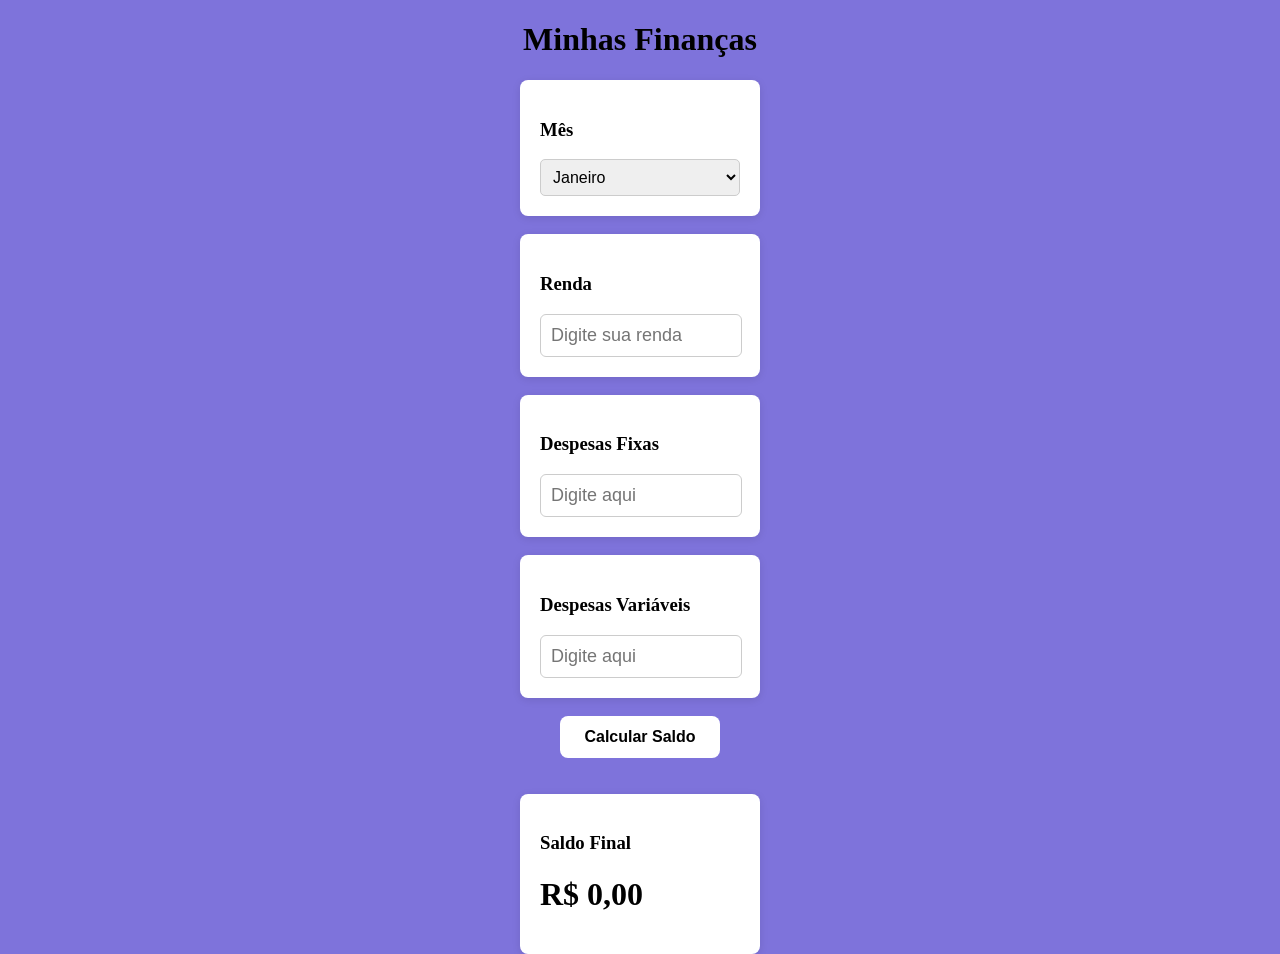
<file: ControleFinan/index.html>
<!DOCTYPE html>
<html lang="en">
<head>
    <meta charset="UTF-8">
    <meta name="viewport" content="width=device-width, initial-scale=1.0">
    <title>Controle financeiro</title>
    <link rel="stylesheet" href="style.css">
</head>
<body class="body">

<h1>Minhas Finanças</h1>
<div class="cards">
    <h3>Mês</h3>
    <select id="mesSelecionado">
        <option value="Janeiro">Janeiro</option>
        <option value="Fevereiro">Fevereiro</option>
        <option value="Março">Março</option>
        <option value="Abril">Abril</option>
        <option value="Maio">Maio</option>
        <option value="Junho">Junho</option>
        <option value="Julho">Julho</option>
        <option value="Agosto">Agosto</option>
        <option value="Setembro">Setembro</option>
        <option value="Outubro">Outubro</option>
        <option value="Novembro">Novembro</option>
        <option value="Dezembro">Dezembro</option>
    </select>
</div>


<br>

<div class="cards">

    <h3>Renda</h3>
    <input type="number" id="renda" placeholder="Digite sua renda ">

</div>

<br>


<div class="cards">

    <h3>Despesas Fixas</h3>
    <input type="number" id="DespesasFixas" placeholder="Digite aqui ">


</div>

<br>

<div class="cards">

    <h3>Despesas Variáveis</h3>
    <input type="number" id="DespesasVariaveis" placeholder="Digite aqui ">


</div>

<br>
<button id="btnCalcular">Calcular Saldo</button>
<br>
<br>
<div class="cards">

    <h3>Saldo Final</h3>
    <h1 id="SaldoFinal">R$ 0,00</h1>

</div>


    <script src="script.js"></script
s
</body>
</html>
</file>
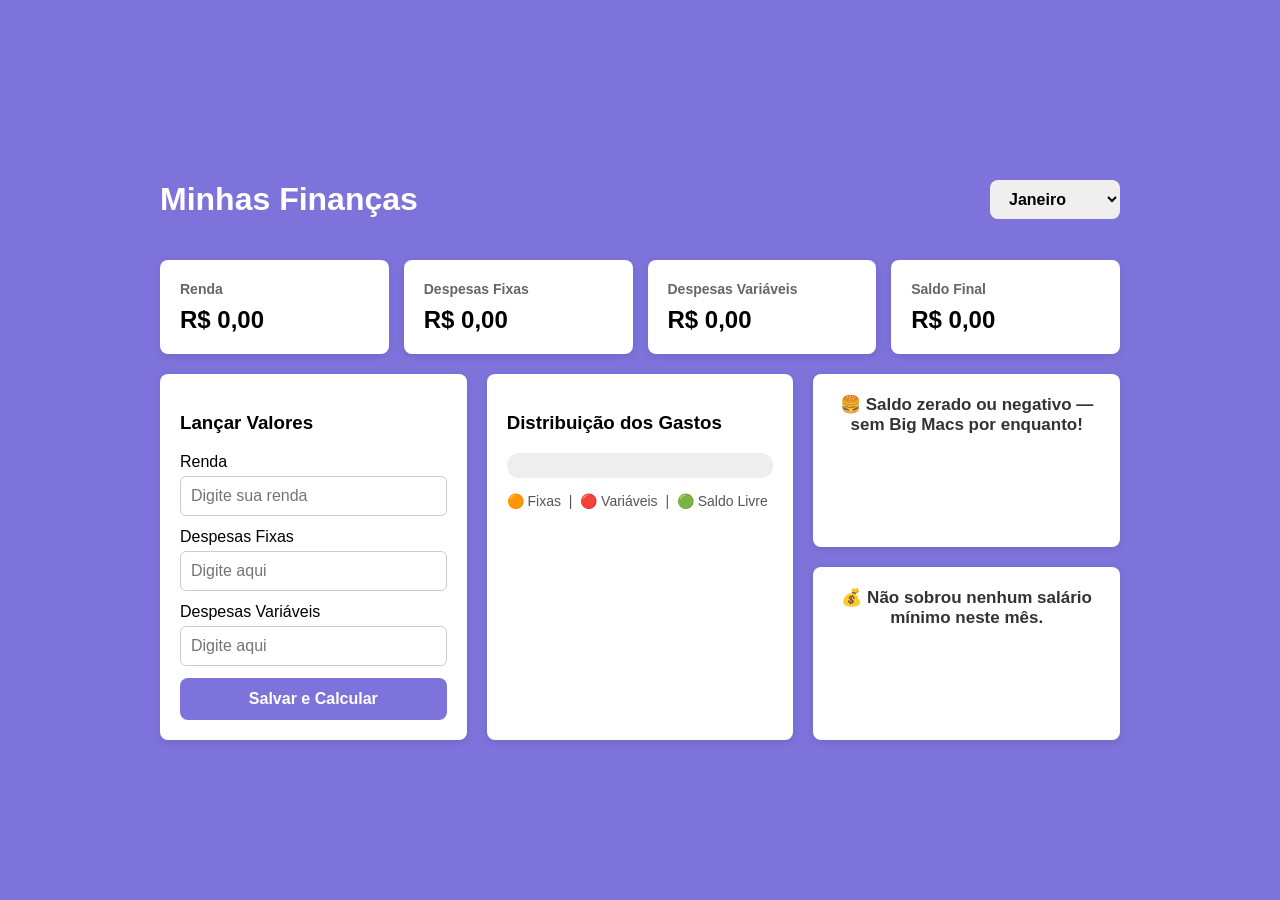
<file: financeAprimorado/index.html>
<!DOCTYPE html>
<html lang="pt-BR">
<head>
    <meta charset="UTF-8">
    <meta name="viewport" content="width=device-width, initial-scale=1.0">
    <title>Minhas Finanças</title>
    <link rel="stylesheet" href="style.css">
    <link rel="manifest" href="manifest.json">
<meta name="theme-color" content="#7e73db">

</head>
<body class="body">

    <div class="container">
        <!-- Cabeçalho -->
        <header class="topo">
            <h1>Minhas Finanças</h1>
            <select id="mesSelecionado">
                <option value="Janeiro">Janeiro</option>
                <option value="Fevereiro">Fevereiro</option>
                <option value="Março">Março</option>
                <option value="Abril">Abril</option>
                <option value="Maio">Maio</option>
                <option value="Junho">Junho</option>
                <option value="Julho">Julho</option>
                <option value="Agosto">Agosto</option>
                <option value="Setembro">Setembro</option>
                <option value="Outubro">Outubro</option>
                <option value="Novembro">Novembro</option>
                <option value="Dezembro">Dezembro</option>
            </select>
        </header>

        <!-- 4 Cards de Resumo lado a lado -->
        <section class="grid-resumo">
            <div class="cards">
                <span>Renda</span>
                <h2 id="resumoRenda">R$ 0,00</h2>
            </div>
            <div class="cards">
                <span>Despesas Fixas</span>
                <h2 id="resumoFixas">R$ 0,00</h2>
            </div>
            <div class="cards">
                <span>Despesas Variáveis</span>
                <h2 id="resumoVariaveis">R$ 0,00</h2>
            </div>
            <div class="cards">
                <span>Saldo Final</span>
                <h2 id="SaldoFinal">R$ 0,00</h2>
            </div>
        </section>

        <!-- Área Principal: Formulário + Gráfico -->
        <section class="grid-principal">
            <div class="cards">
                <h3>Lançar Valores</h3>

                <label>Renda</label>
                <input type="number" id="renda" placeholder="Digite sua renda">

                <label>Despesas Fixas</label>
                <input type="number" id="DespesasFixas" placeholder="Digite aqui">

                <label>Despesas Variáveis</label>
                <input type="number" id="DespesasVariaveis" placeholder="Digite aqui">

                <button id="btnCalcular">Salvar e Calcular</button>
            </div>

         
<div class="cards">
    <h3>Distribuição dos Gastos</h3>
    <div id="barraGastos" style="width: 100%; height: 25px; background: #eee; border-radius: 12px; overflow: hidden; display: flex; margin: 15px 0;">
        <div id="fatiaFixas" style="background: #f0ad4e; width: 0%; transition: 0.4s;"></div>
        <div id="fatiaVariaveis" style="background: #d9534f; width: 0%; transition: 0.4s;"></div>
        <div id="fatiaSaldo" style="background: #28a745; width: 0%; transition: 0.4s;"></div>
    </div>
    <p style="font-size: 14px; color: #555;">
        🟠 Fixas &nbsp;|&nbsp; 🔴 Variáveis &nbsp;|&nbsp; 🟢 Saldo Livre
    </p>
</div>
    <section class="grid-principal">
            <div class="cards" style="text-align: center;">
                <p id="textoBigMac" style="margin: 0; font-size: 17px; font-weight: bold; color: #333;">
                    🍔 Você consegue comprar 0 Big Macs com o saldo deste mês!
                </p>
            </div>

            <div class="cards" style="text-align: center;">
                <p id="textoSalarioMinimo" style="margin: 0; font-size: 17px; font-weight: bold; color: #333;">
                    💰 Sobraram 0 salários mínimos neste mês!
                </p>
            </div>
        </section>
    <!-- script -->
   
    <script src="script.js"></script>
    <script>
    if ('serviceWorker' in navigator) {
        navigator.serviceWorker.register('./sw.js');
    }
</script>
</body>
</html>
</file>
<file: ControleFinan/style.css>
.cards{
    background-color: white;
    padding: 20px;
    border-radius: 8px;
    width: 200px;
    box-shadow: 0 2px 8px rgba(0,0,0,0.1);
}
.body{
    background-color: #7e73db;
    display: flex;
    flex-direction: column;
    align-items: center;     
    justify-content: center; 
    min-height: 100vh;       
    margin: 0;               
}

.cards input{
      width: 90%;
    padding: 10px;
    border: 1px solid #ccc;
    border-radius: 6px;
    font-size: 18px;
}

#btnCalcular {
    background-color: #ffffff;
    color: #000000;
    font-weight: bold;
    font-size: 16px;
    padding: 12px 24px;
    border: none;
    border-radius: 8px;
    cursor: pointer;
}

#btnCalcular:hover {
    background-color: #e6e6e6;
}

#mesSelecionado {
    width: 100%;
    padding: 8px;
    border-radius: 5px;
    border: 1px solid #ccc;
    font-size: 16px;
}
</file>
<file: financeAprimorado/style.css>
* {
    box-sizing: border-box;
    font-family: Arial, sans-serif;
}

.body {
    background-color: #7e73db;
    display: flex;
    flex-direction: column;
    align-items: center;
    justify-content: center;
    min-height: 100vh;
    margin: 0;
    padding: 20px;
}

.container {
    width: 100%;
    max-width: 960px;
    display: flex;
    flex-direction: column;
    gap: 20px;
}

.topo {
    display: flex;
    justify-content: space-between;
    align-items: center;
    color: #ffffff;
}

.grid-resumo {
    display: grid;
    grid-template-columns: repeat(auto-fit, minmax(200px, 1fr));
    gap: 15px;
}

.cards {
    background-color: #ffffff;
    padding: 20px;
    border-radius: 8px;
    box-shadow: 0 2px 8px rgba(0, 0, 0, 0.1);
}

.cards span {
    font-size: 14px;
    color: #666666;
    font-weight: bold;
}

.cards h2 {
    margin: 8px 0 0 0;
    font-size: 24px;
}

.grid-principal {
    display: grid;
    grid-template-columns: repeat(auto-fit, minmax(300px, 1fr));
    gap: 20px;
}

.cards input {
    width: 100%;
    padding: 10px;
    margin-top: 5px;
    margin-bottom: 12px;
    border: 1px solid #cccccc;
    border-radius: 6px;
    font-size: 16px;
}

#btnCalcular {
    width: 100%;
    background-color: #7e73db;
    color: #ffffff;
    font-weight: bold;
    font-size: 16px;
    padding: 12px 24px;
    border: none;
    border-radius: 8px;
    cursor: pointer;
}

#btnCalcular:hover {
    background-color: #685dc4;
}

#mesSelecionado {
    padding: 10px 15px;
    border-radius: 8px;
    border: none;
    font-size: 16px;
    font-weight: bold;
    cursor: pointer;
}
</file>
